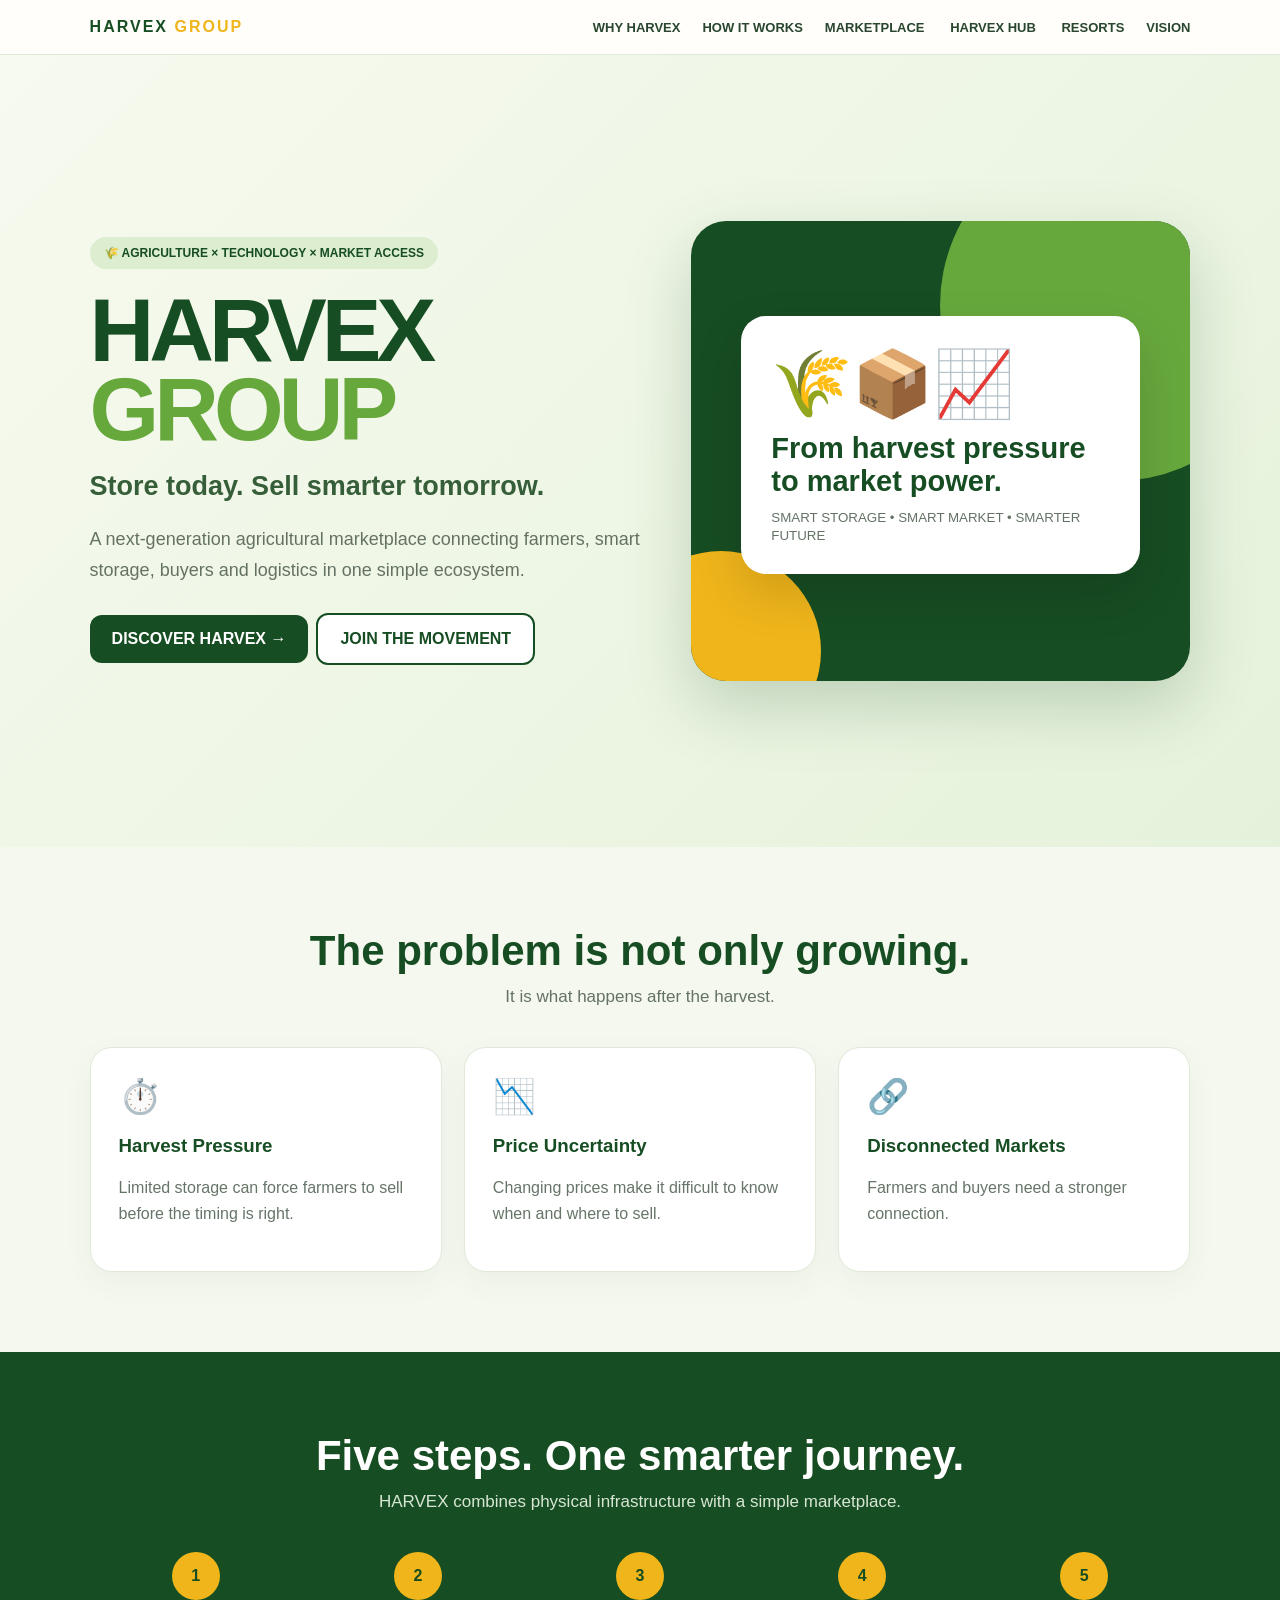
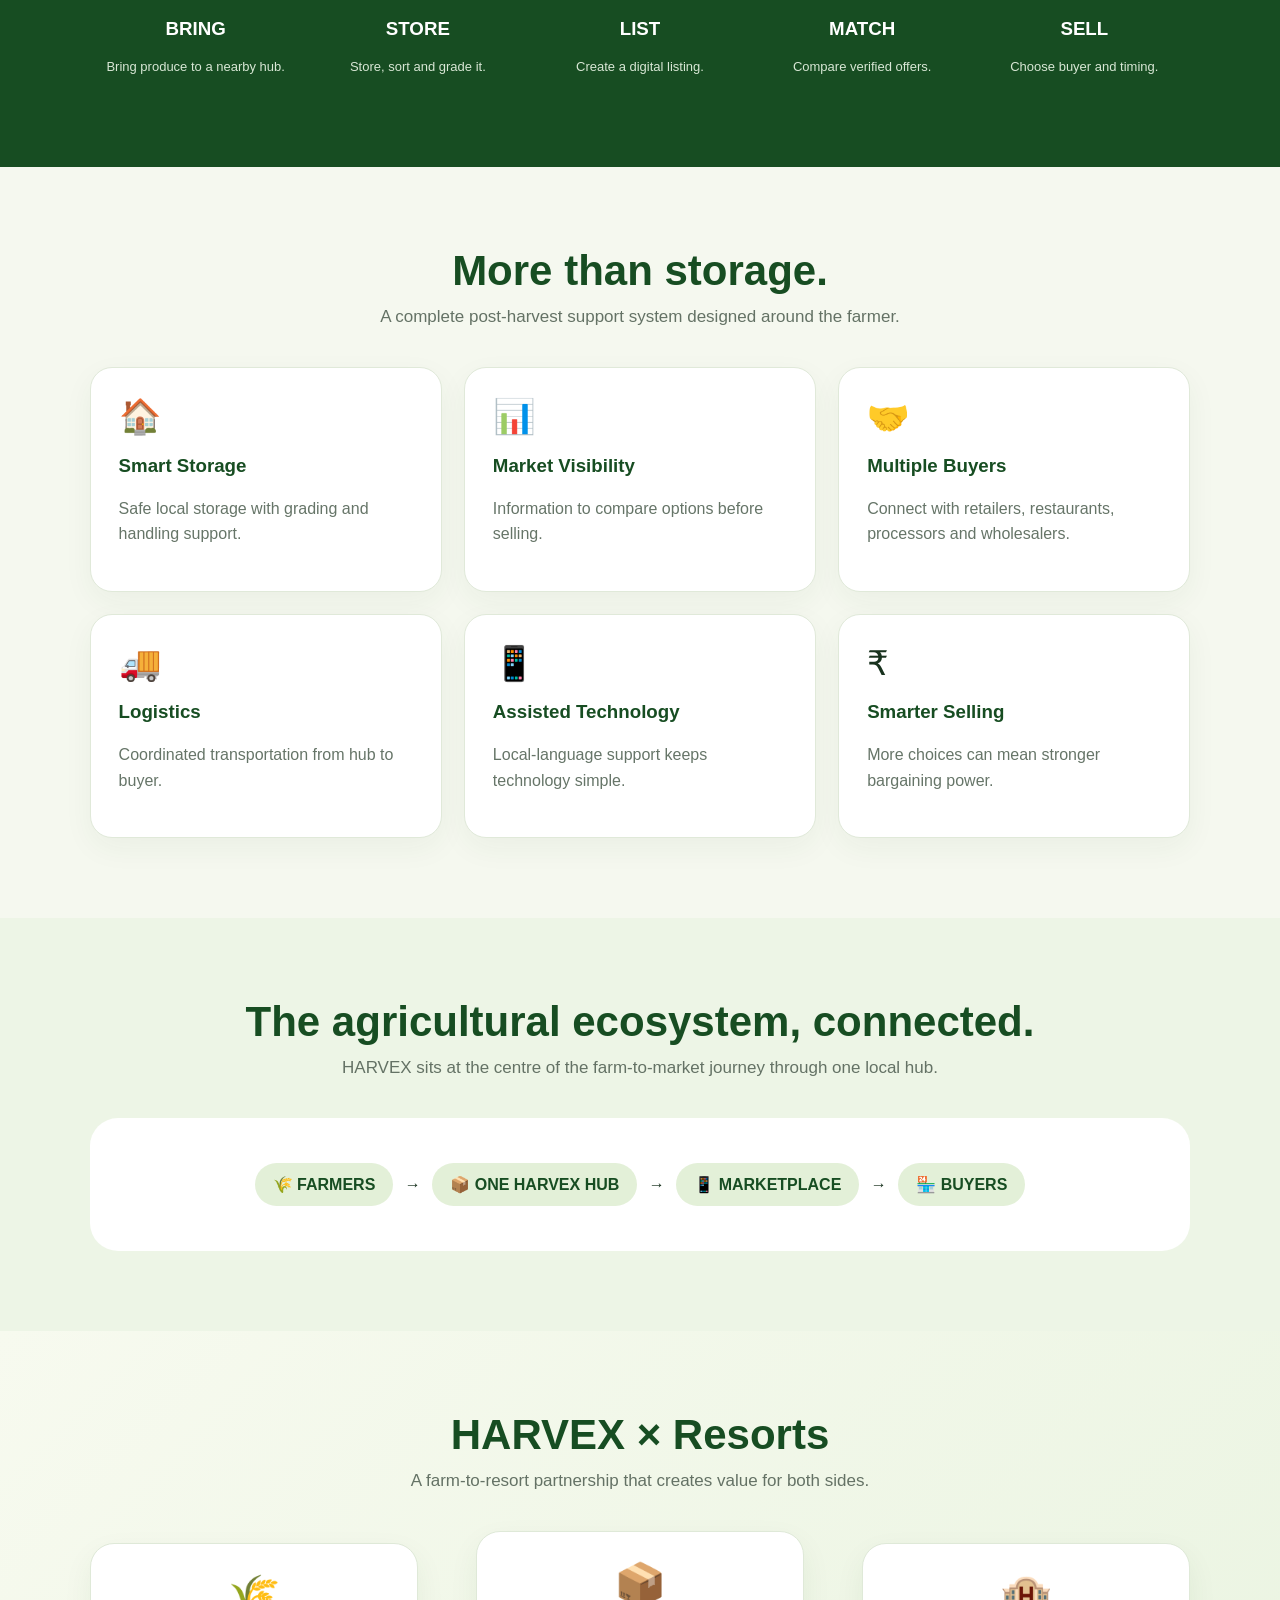
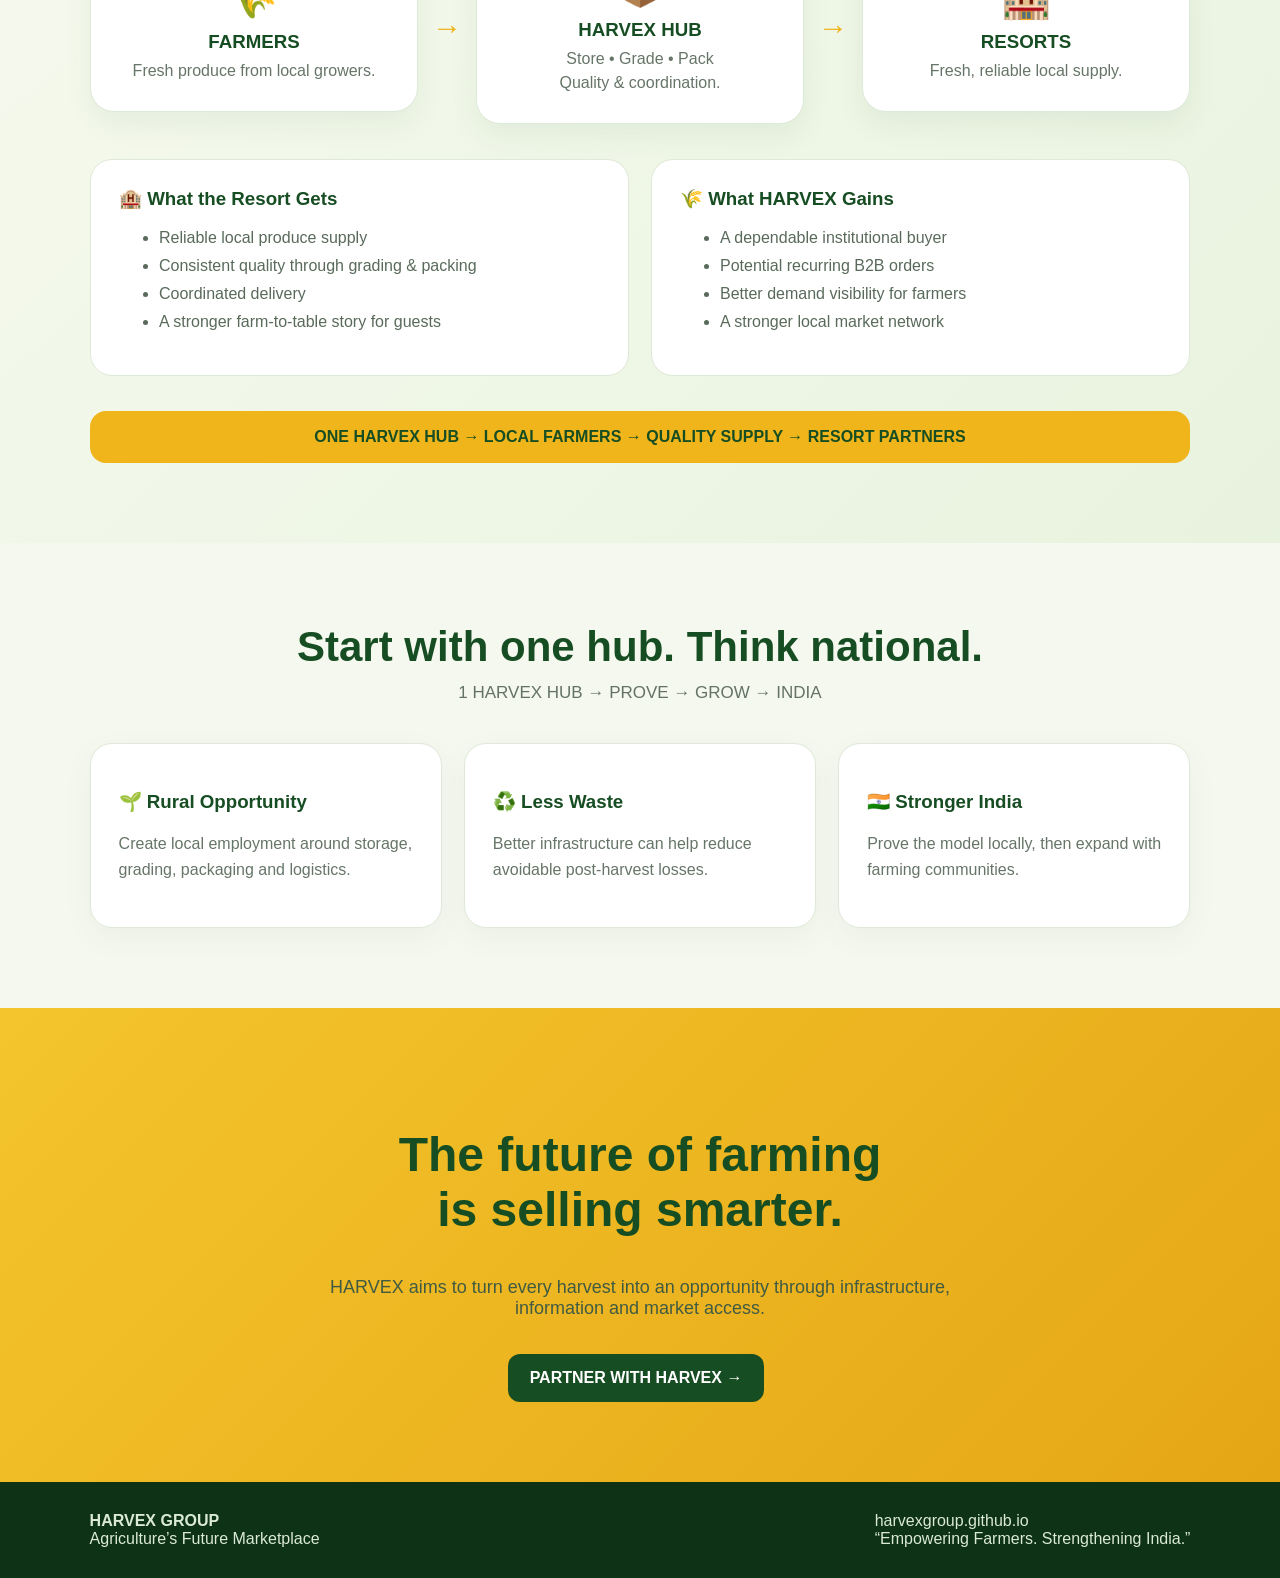
<file: index.html>
<!doctype html><html><head><meta charset="utf-8"><meta name="viewport" content="width=device-width,initial-scale=1"><title>HARVEX GROUP</title><style>
*{box-sizing:border-box}html{scroll-behavior:smooth}body{margin:0;font-family:Arial,sans-serif;color:#18321e;background:#f5f8ef}nav{position:sticky;top:0;z-index:9;padding:18px 7%;display:flex;justify-content:space-between;background:#fffefbec;border-bottom:1px solid #dfe9d8}.logo{font-weight:900;letter-spacing:2px;color:#174d22}.logo i{color:#efb51b;font-style:normal}nav a{margin-left:22px;text-decoration:none;color:#29462e;font-weight:bold;font-size:13px}.hero{min-height:88vh;padding:75px 7%;display:grid;grid-template-columns:1.05fr .95fr;gap:50px;align-items:center;background:linear-gradient(135deg,#f7faef,#e5f2db)}.tag{display:inline-block;padding:9px 14px;border-radius:30px;background:#dceecf;color:#174d22;font-weight:800;font-size:12px}h1{font-size:clamp(55px,7vw,95px);line-height:.88;letter-spacing:-5px;color:#174d22;margin:22px 0}h1 span{color:#67a83d}.hero h2{font-size:27px;color:#365e39}.hero p{font-size:18px;line-height:1.7;color:#647265;max-width:650px}.btn{display:inline-block;padding:15px 22px;border-radius:12px;text-decoration:none;font-weight:900;margin:10px 8px 0 0}.primary{background:#174d22;color:white}.outline{border:2px solid #174d22;color:#174d22;background:white}.visual{height:460px;border-radius:35px;background:#174d22;position:relative;overflow:hidden;box-shadow:0 25px 65px #174d2235}.visual:before{content:'';position:absolute;width:350px;height:350px;border-radius:50%;right:-100px;top:-90px;background:#67a83d}.visual:after{content:'';position:absolute;width:200px;height:200px;border-radius:50%;left:-70px;bottom:-70px;background:#efb51b}.card{position:absolute;z-index:2;left:50px;right:50px;top:95px;padding:30px;border-radius:25px;background:#fff;box-shadow:0 20px 50px #0002}.crop{font-size:65px}.card strong{display:block;font-size:29px;color:#174d22;margin:10px 0}.card small{color:#647265}section{padding:80px 7%}.title{text-align:center;font-size:42px;color:#174d22;margin:0 0 12px}.sub{text-align:center;color:#647265;max-width:720px;margin:0 auto 40px;font-size:17px}.grid{display:grid;grid-template-columns:repeat(3,1fr);gap:22px}.box{background:#fff;padding:28px;border-radius:22px;border:1px solid #e0e9d9;box-shadow:0 10px 30px #1e46230d}.icon{font-size:34px}.box h3{color:#174d22}.box p{color:#667568;line-height:1.6}.process{background:#174d22}.process .title{color:#fff}.process .sub{color:#d8e7d5}.steps{display:grid;grid-template-columns:repeat(5,1fr);gap:10px}.step{text-align:center;color:white}.num{width:48px;height:48px;border-radius:50%;display:grid;place-items:center;margin:auto;background:#efb51b;color:#174d22;font-weight:900}.step p{color:#d8e7d5;font-size:13px}.market{background:#edf5e6}.marketcard{background:#fff;padding:38px;border-radius:28px;text-align:center}.pill{display:inline-block;background:#e3f0d8;color:#174d22;padding:12px 18px;border-radius:30px;font-weight:900;margin:7px}.cta{text-align:center;background:linear-gradient(135deg,#f4c52d,#e5a615)}.cta h2{font-size:48px;color:#174d22}.cta p{max-width:700px;margin:auto auto 25px;font-size:18px;color:#405b42}footer{background:#0d3215;color:#dbe9d7;padding:30px 7%;display:flex;justify-content:space-between}@media(max-width:850px){nav a{display:none}.hero{grid-template-columns:1fr}.grid{grid-template-columns:1fr}.steps{grid-template-columns:1fr 1fr}.visual{height:370px}}
 
.resort{background:linear-gradient(135deg,#f7faef,#e8f3df)}
.resort-flow{display:grid;grid-template-columns:1fr auto 1fr auto 1fr;gap:14px;align-items:center;margin:35px auto;max-width:1100px}
.resort-node{background:#fff;padding:28px 22px;border-radius:24px;text-align:center;border:1px solid #dfe9d8;box-shadow:0 12px 30px #174d2210}
.resort-node .icon{font-size:42px}.resort-node h3{color:#174d22;margin:10px 0 6px}.resort-node p{color:#667568;line-height:1.5;margin:0}
.resort-arrow{font-size:30px;color:#efb51b;font-weight:900}
.resort-benefits{display:grid;grid-template-columns:1fr 1fr;gap:22px;max-width:1100px;margin:auto}
.resort-benefit{background:#fff;padding:28px;border-radius:22px;border:1px solid #dfe9d8}
.resort-benefit h3{color:#174d22;margin-top:0}.resort-benefit li{margin:10px 0;color:#596a5b}
.resort-strip{margin:35px auto 0;max-width:1100px;background:#efb51b;color:#174d22;padding:17px;border-radius:16px;text-align:center;font-weight:900}
@media(max-width:850px){.resort-flow{grid-template-columns:1fr}.resort-arrow{transform:rotate(90deg)}.resort-benefits{grid-template-columns:1fr}}
</style></head><body>
<nav><div class="logo">HARVEX <i>GROUP</i></div><div><a href="#why">WHY HARVEX</a><a href="#how">HOW IT WORKS</a><a href="#market">MARKETPLACE</a><a href="https://harvexgroup.github.io/app/" target="_blank" rel="noopener">
  HARVEX HUB
</a> <a href="#resorts">RESORTS</a><a href="#vision">VISION</a></div></nav>
<header class="hero"><div><span class="tag">🌾 AGRICULTURE × TECHNOLOGY × MARKET ACCESS</span><h1>HARVEX<br><span>GROUP</span></h1><h2>Store today. Sell smarter tomorrow.</h2><p>A next-generation agricultural marketplace connecting farmers, smart storage, buyers and logistics in one simple ecosystem.</p><a class="btn primary" href="#how">DISCOVER HARVEX →</a><a class="btn outline" href="#join">JOIN THE MOVEMENT</a></div><div class="visual"><div class="card"><div class="crop">🌾📦📈</div><strong>From harvest pressure<br>to market power.</strong><small>SMART STORAGE • SMART MARKET • SMARTER FUTURE</small></div></div></header>
<section id="why"><h2 class="title">The problem is not only growing.</h2><p class="sub">It is what happens after the harvest.</p><div class="grid"><div class="box"><div class="icon">⏱️</div><h3>Harvest Pressure</h3><p>Limited storage can force farmers to sell before the timing is right.</p></div><div class="box"><div class="icon">📉</div><h3>Price Uncertainty</h3><p>Changing prices make it difficult to know when and where to sell.</p></div><div class="box"><div class="icon">🔗</div><h3>Disconnected Markets</h3><p>Farmers and buyers need a stronger connection.</p></div></div></section>
<section class="process" id="how"><h2 class="title">Five steps. One smarter journey.</h2><p class="sub">HARVEX combines physical infrastructure with a simple marketplace.</p><div class="steps"><div class="step"><div class="num">1</div><h3>BRING</h3><p>Bring produce to a nearby hub.</p></div><div class="step"><div class="num">2</div><h3>STORE</h3><p>Store, sort and grade it.</p></div><div class="step"><div class="num">3</div><h3>LIST</h3><p>Create a digital listing.</p></div><div class="step"><div class="num">4</div><h3>MATCH</h3><p>Compare verified offers.</p></div><div class="step"><div class="num">5</div><h3>SELL</h3><p>Choose buyer and timing.</p></div></div></section>
<section><h2 class="title">More than storage.</h2><p class="sub">A complete post-harvest support system designed around the farmer.</p><div class="grid"><div class="box"><div class="icon">🏠</div><h3>Smart Storage</h3><p>Safe local storage with grading and handling support.</p></div><div class="box"><div class="icon">📊</div><h3>Market Visibility</h3><p>Information to compare options before selling.</p></div><div class="box"><div class="icon">🤝</div><h3>Multiple Buyers</h3><p>Connect with retailers, restaurants, processors and wholesalers.</p></div><div class="box"><div class="icon">🚚</div><h3>Logistics</h3><p>Coordinated transportation from hub to buyer.</p></div><div class="box"><div class="icon">📱</div><h3>Assisted Technology</h3><p>Local-language support keeps technology simple.</p></div><div class="box"><div class="icon">₹</div><h3>Smarter Selling</h3><p>More choices can mean stronger bargaining power.</p></div></div></section>
<section class="market" id="market"><h2 class="title">The agricultural ecosystem, connected.</h2><p class="sub">HARVEX sits at the centre of the farm-to-market journey through one local hub.</p><div class="marketcard"><span class="pill">🌾 FARMERS</span> → <span class="pill">📦 ONE HARVEX HUB</span> → <span class="pill">📱 MARKETPLACE</span> → <span class="pill">🏪 BUYERS</span></div></section>

<section class="resort" id="resorts">
<h2 class="title">HARVEX × Resorts</h2>
<p class="sub">A farm-to-resort partnership that creates value for both sides.</p>
<div class="resort-flow">
<div class="resort-node"><div class="icon">🌾</div><h3>FARMERS</h3><p>Fresh produce from local growers.</p></div>
<div class="resort-arrow">→</div>
<div class="resort-node"><div class="icon">📦</div><h3>HARVEX HUB</h3><p>Store • Grade • Pack<br>Quality & coordination.</p></div>
<div class="resort-arrow">→</div>
<div class="resort-node"><div class="icon">🏨</div><h3>RESORTS</h3><p>Fresh, reliable local supply.</p></div>
</div>
<div class="resort-benefits">
<div class="resort-benefit"><h3>🏨 What the Resort Gets</h3><ul>
<li>Reliable local produce supply</li><li>Consistent quality through grading & packing</li><li>Coordinated delivery</li><li>A stronger farm-to-table story for guests</li></ul></div>
<div class="resort-benefit"><h3>🌾 What HARVEX Gains</h3><ul>
<li>A dependable institutional buyer</li><li>Potential recurring B2B orders</li><li>Better demand visibility for farmers</li><li>A stronger local market network</li></ul></div>
</div>
<div class="resort-strip">ONE HARVEX HUB → LOCAL FARMERS → QUALITY SUPPLY → RESORT PARTNERS</div>
</section>
<section id="vision"><h2 class="title">Start with one hub. Think national.</h2><p class="sub">1 HARVEX HUB → PROVE → GROW → INDIA</p><div class="grid"><div class="box"><h3>🌱 Rural Opportunity</h3><p>Create local employment around storage, grading, packaging and logistics.</p></div><div class="box"><h3>♻️ Less Waste</h3><p>Better infrastructure can help reduce avoidable post-harvest losses.</p></div><div class="box"><h3>🇮🇳 Stronger India</h3><p>Prove the model locally, then expand with farming communities.</p></div></div></section>
<section class="cta" id="join"><h2>The future of farming<br>is selling smarter.</h2><p>HARVEX aims to turn every harvest into an opportunity through infrastructure, information and market access.</p><a class="btn primary" href="mailto:hello@harvexgroup.in">PARTNER WITH HARVEX →</a></section>
<footer><div><b>HARVEX GROUP</b><br>Agriculture’s Future Marketplace</div><div>harvexgroup.github.io<br>“Empowering Farmers. Strengthening India.”</div></footer></body></html>
</file>
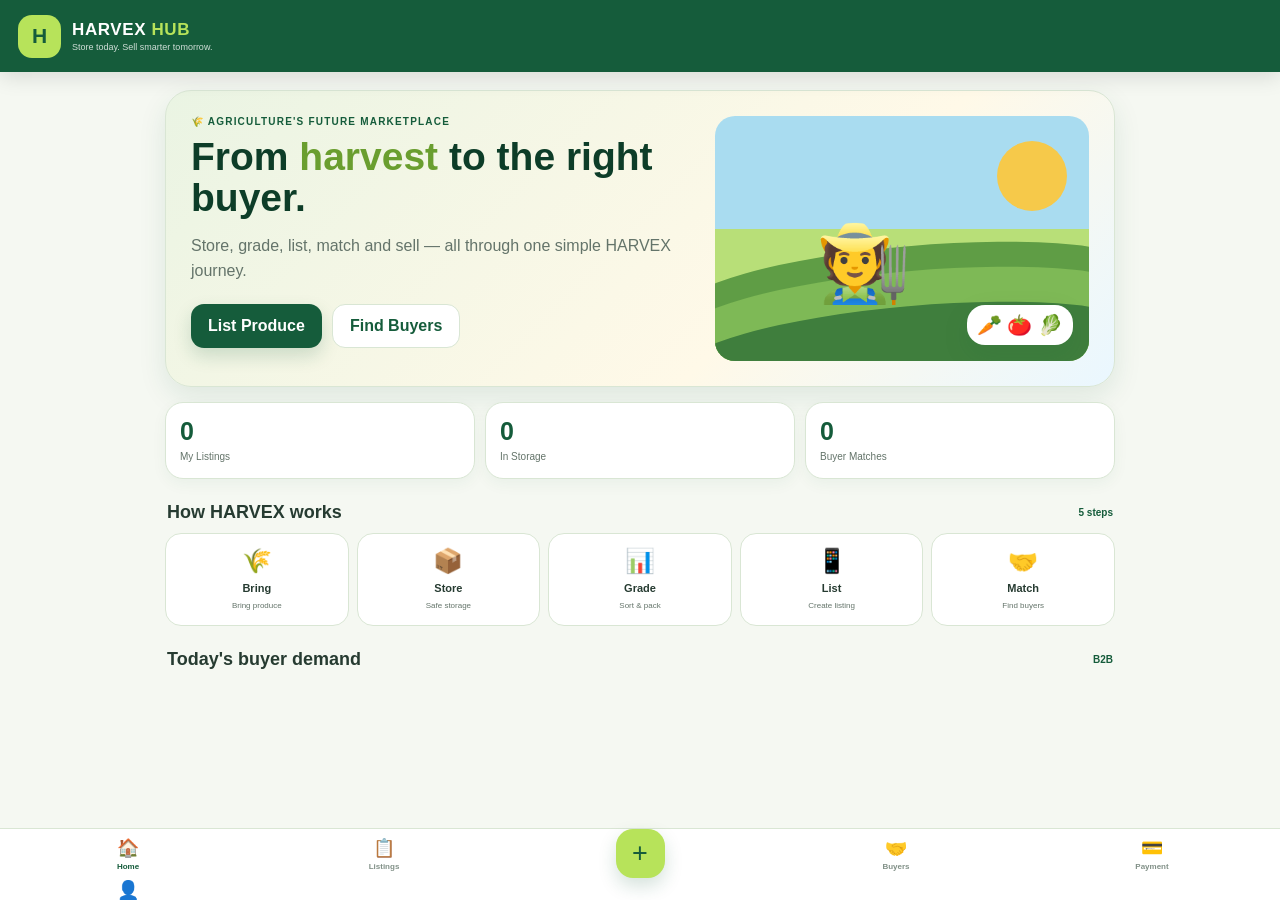
<file: app/index.html>
<!DOCTYPE html>
<html lang="en">
<head>
  <meta charset="UTF-8">
  <meta name="viewport" content="width=device-width, initial-scale=1.0">

  <title>HARVEX HUB</title>

  <meta name="theme-color" content="#155c3b">
  <meta name="description" content="HARVEX HUB — Agriculture's Future Marketplace">

  <link rel="manifest" href="manifest.json">
  <link rel="stylesheet" href="styles.css">
</head>

<body>

<header class="topbar">

  <div class="brand">

    <div class="brandmark">H</div>

    <div>
      <div class="brandname">
        HARVEX <span>HUB</span>
      </div>

      <div class="tagline">
        Store today. Sell smarter tomorrow.
      </div>
    </div>

  </div>

  <button id="installBtn" class="install-btn hidden">
    Install
  </button>

</header>


<main>


<!-- ================= HOME ================= -->

<section id="home" class="screen active">

  <div class="hero">

    <div>

      <div class="eyebrow">
        🌾 AGRICULTURE'S FUTURE MARKETPLACE
      </div>

      <h1>
        From <span>harvest</span> to the right buyer.
      </h1>

      <p>
        Store, grade, list, match and sell —
        all through one simple HARVEX journey.
      </p>

      <div class="hero-actions">

        <button
          class="primary"
          data-go="add"
        >
          List Produce
        </button>

        <button
          class="secondary"
          data-go="buyers"
        >
          Find Buyers
        </button>

      </div>

    </div>


    <div class="hero-art">

      <div class="sun"></div>

      <div class="field f1"></div>
      <div class="field f2"></div>
      <div class="field f3"></div>

      <div class="farmer-emoji">
        🧑‍🌾
      </div>

      <div class="produce">
        🥕 🍅 🥬
      </div>

    </div>

  </div>


  <div class="stats">

    <div>
      <b id="statListings">0</b>
      <span>My Listings</span>
    </div>

    <div>
      <b id="statStored">0</b>
      <span>In Storage</span>
    </div>

    <div>
      <b id="statMatches">0</b>
      <span>Buyer Matches</span>
    </div>

  </div>


  <div class="section-title">

    <h2>How HARVEX works</h2>

    <span>5 steps</span>

  </div>


  <div class="steps">

    <div class="step">
      <i>🌾</i>
      <b>Bring</b>
      <small>Bring produce</small>
    </div>

    <div class="step">
      <i>📦</i>
      <b>Store</b>
      <small>Safe storage</small>
    </div>

    <div class="step">
      <i>📊</i>
      <b>Grade</b>
      <small>Sort & pack</small>
    </div>

    <div class="step">
      <i>📱</i>
      <b>List</b>
      <small>Create listing</small>
    </div>

    <div class="step">
      <i>🤝</i>
      <b>Match</b>
      <small>Find buyers</small>
    </div>

  </div>


  <div class="section-title">

    <h2>Today's buyer demand</h2>

    <span>B2B</span>

  </div>


  <div
    id="demandPreview"
    class="demand-grid"
  ></div>

</section>



<!-- ================= ADD PRODUCE ================= -->

<section id="add" class="screen">

  <div class="page-head">

    <div>

      <div class="eyebrow">
        HARVEX MARKETPLACE
      </div>

      <h1>List your produce</h1>

    </div>

  </div>


  <div class="form-card">

    <form id="produceForm">

      <label>
        PRODUCE

        <input
          id="produce"
          type="text"
          placeholder="e.g. Tomatoes"
          required
        >

      </label>


      <div class="two">

        <label>
          QUANTITY (KG)

          <input
            id="qty"
            type="number"
            min="1"
            placeholder="100"
            required
          >

        </label>


        <label>
          EXPECTED PRICE (₹/KG)

          <input
            id="price"
            type="number"
            min="1"
            placeholder="30"
            required
          >

        </label>

      </div>


      <div class="two">

        <label>
          QUALITY

          <select id="quality">

            <option>Grade A</option>
            <option>Grade B</option>
            <option>Grade C</option>

          </select>

        </label>


        <label>
          AVAILABLE FROM

          <input
            id="date"
            type="date"
            required
          >

        </label>

      </div>


      <label>

        STORAGE REQUIREMENT

        <select id="storage">

          <option>Standard Storage</option>
          <option>Cold Storage</option>
          <option>Dry Storage</option>
          <option>Short-Term Storage</option>

        </select>

      </label>


      <label>

        NOTES

        <textarea
          id="notes"
          rows="4"
          placeholder="Additional information about your produce..."
        ></textarea>

      </label>


      <button
        type="submit"
        class="primary full"
      >
        🌾 Publish Produce Listing
      </button>

    </form>

  </div>

</section>



<!-- ================= LISTINGS ================= -->

<section id="listings" class="screen">

  <div class="page-head">

    <div>

      <div class="eyebrow">
        YOUR MARKETPLACE
      </div>

      <h1>My Listings</h1>

    </div>

    <button
      class="primary small-btn"
      data-go="add"
    >
      + Add
    </button>

  </div>


  <div id="listingList"></div>

</section>



<!-- ================= BUYERS ================= -->

<section id="buyers" class="screen">

  <div class="page-head">

    <div>

      <div class="eyebrow">
        VERIFIED BUYERS
      </div>

      <h1>Find Buyers</h1>

    </div>

  </div>


  <div class="filter-row">

    <button
      class="filter active"
      data-filter="All"
    >
      All
    </button>

    <button
      class="filter"
      data-filter="Resort"
    >
      🏨 Resorts
    </button>

    <button
      class="filter"
      data-filter="Restaurant"
    >
      🍽️ Restaurants
    </button>

    <button
      class="filter"
      data-filter="Retailer"
    >
      🛒 Retailers
    </button>

  </div>


  <div id="buyerList"></div>


  <div class="info-note">

    <b>💡 HARVEX B2B NETWORK</b>

    <br><br>

    We connect farmers with potential recurring
    buyers such as resorts, restaurants, retailers
    and other agricultural businesses.

  </div>

</section>



<!-- ================= STORAGE ================= -->

<section id="storage" class="screen">

  <div class="page-head">

    <div>

      <div class="eyebrow">
        HARVEX HUB
      </div>

      <h1>Smart Storage</h1>

    </div>

  </div>


  <div class="storage-card">

    <div class="storage-visual">
      📦
    </div>

    <div>

      <h2>Store today. Sell smarter.</h2>

      <p>
        Request suitable storage while HARVEX
        works to connect your produce with
        potential buyers.
      </p>

    </div>

  </div>


  <div class="form-card">

    <form id="storageForm">

      <label>

        PRODUCE

        <input
          id="sProduce"
          type="text"
          placeholder="e.g. Tomatoes"
          required
        >

      </label>


      <div class="two">

        <label>

          QUANTITY (KG)

          <input
            id="sQty"
            type="number"
            min="1"
            placeholder="100"
            required
          >

        </label>


        <label>

          STORAGE PERIOD (DAYS)

          <input
            id="sDays"
            type="number"
            min="1"
            placeholder="7"
            required
          >

        </label>

      </div>


      <button
        type="submit"
        class="primary full"
      >
        📦 Request HARVEX Hub Storage
      </button>

    </form>

  </div>


  <div id="storageHistory"></div>

</section>



<!-- ================= PROFILE ================= -->

<section id="profile" class="screen">

  <div class="profile-hero">

    <div class="avatar">
      🧑‍🌾
    </div>

    <div>

      <div class="eyebrow">
        HARVEX MEMBER
      </div>

      <h1 id="profileName">
        Farmer Account
      </h1>

      <p id="profileRole">
        Farmer • HARVEX Hub
      </p>

    </div>

  </div>


  <div class="menu-card">

    <button id="editProfile">

      👤 Edit Profile

      <span>›</span>

    </button>


    <button id="languageBtn">

      🌐 Local Language Support

      <span>›</span>

    </button>


    <button data-go="storage">

      📦 My Storage

      <span>›</span>

    </button>


    <button data-go="listings">

      📋 My Listings

      <span>›</span>

    </button>


    <button id="clearData">

      🔄 Reset Demo Data

      <span>›</span>

    </button>

  </div>


  <div class="info-note">

    <b>HARVEX's approach:</b>

    <br><br>

    Trust first. Technology second.

    <br><br>

    Farmers can receive assisted,
    local-language support so that
    technology does not become a barrier.

  </div>

</section>


</main>



<!-- ================= BOTTOM NAVIGATION ================= -->

<nav class="bottom-nav">

  <button
    class="nav active"
    data-go="home"
  >
    🏠
    <span>Home</span>
  </button>


  <button
    class="nav"
    data-go="listings"
  >
    📋
    <span>Listings</span>
  </button>


  <button
    class="add-nav"
    data-go="add"
  >
    +
  </button>


  <button
    class="nav"
    data-go="buyers"
  >
    🤝
    <span>Buyers</span>
  </button>
  <button
  class="nav"
  data-go="payment"
>
  💳
  <span>Payment</span>
</button>


  <button
    class="nav"
    data-go="profile"
  >
    👤
    <span>Profile</span>
  </button>

</nav>



<div
  id="toast"
  class="toast"
></div>

<!-- PAYMENT / SALE SCREEN -->

<section id="payment" class="screen">

  <div class="page-head">
    <div>
      <div class="eyebrow">HARVEX TRANSACTION</div>
      <h1>Confirm Sale</h1>
    </div>
  </div>

  <div class="form-card" id="saleForm">

    <h2>🧾 Order Summary</h2>

    <div class="order-row">
      <span>Buyer</span>
      <b>HARVEX Resort Partner</b>
    </div>

    <div class="order-row">
      <span>Produce</span>
      <b>Tomatoes</b>
    </div>

    <div class="order-row">
      <span>Quantity</span>
      <b>100 kg</b>
    </div>

    <div class="order-row">
      <span>Price</span>
      <b>₹30/kg</b>
    </div>

    <div class="sale-total">
      Total: ₹3,000
    </div>

    <h3>Choose Payment Method</h3>

    <label class="payment-choice">
      <input type="radio" name="harvexPay" checked>
      💳 UPI
    </label>

    <label class="payment-choice">
      <input type="radio" name="harvexPay">
      🏦 Bank Transfer
    </label>

    <label class="payment-choice">
      <input type="radio" name="harvexPay">
      🔐 Secure Escrow
    </label>

    <button
      id="harvexPayButton"
      class="primary full"
      type="button"
    >
      💳 Pay ₹3,000
    </button>

    <p class="demo-payment-note">
      Demo payment for prototype presentation.
      No real money is transferred.
    </p>

  </div>


  <div
    class="form-card"
    id="saleSuccess"
    style="display:none;text-align:center;"
  >

    <div style="font-size:60px;">✅</div>

    <h2>Sale Confirmed!</h2>

    <p>
      Payment has been successfully recorded
      in this HARVEX prototype.
    </p>

    <div class="sale-total">
      ₹3,000
    </div>

    <p>
      🌾 Tomatoes — 100 kg<br>
      🏨 HARVEX Resort Partner
    </p>

    <button
      class="primary full"
      type="button"
      onclick="document.querySelector('[data-go=home]').click()"
    >
      Back to Home
    </button>

  </div>

</section>


<script>

document.getElementById("harvexPayButton").onclick = function(){

  document.getElementById("saleForm").style.display = "none";

  document.getElementById("saleSuccess").style.display = "block";

};

</script>
  <script src="app.js"></script>

</body>
</html>
</file>
<file: app/styles.css>
:root {
  --green: #155c3b;
  --deep: #0d3d28;
  --lime: #b7e35a;
  --sage: #eaf4e3;
  --cream: #fff9e8;
  --ink: #263b31;
  --muted: #64746a;
  --line: #d9e6d4;
  --white: #ffffff;
  --orange: #f28c28;
  --blue: #3db7e8;
  --purple: #8c6ce8;
  --shadow: 0 10px 28px rgba(21,92,59,.10);
}

* {
  box-sizing: border-box;
}

html {
  scroll-behavior: smooth;
}

body {
  margin: 0;
  background: #f5f8f2;
  color: var(--ink);
  font-family: Arial, sans-serif;
  padding-bottom: 82px;
}

button,
input,
select,
textarea {
  font: inherit;
}

button {
  cursor: pointer;
  border: 0;
}

.topbar {
  height: 72px;
  background: var(--green);
  color: white;
  display: flex;
  align-items: center;
  justify-content: space-between;
  padding: 0 18px;
  position: sticky;
  top: 0;
  z-index: 20;
  box-shadow: 0 5px 20px rgba(0,0,0,.12);
}

.brand {
  display: flex;
  align-items: center;
  gap: 11px;
}

.brandmark {
  width: 43px;
  height: 43px;
  border-radius: 14px;
  background: var(--lime);
  color: var(--green);
  display: grid;
  place-items: center;
  font-weight: 900;
  font-size: 21px;
}

.brandname {
  font-weight: 900;
  letter-spacing: .6px;
  font-size: 17px;
}

.brandname span {
  color: var(--lime);
}

.tagline {
  font-size: 9px;
  opacity: .8;
  margin-top: 2px;
}

.install-btn {
  background: var(--lime);
  color: var(--green);
  font-weight: 800;
  border-radius: 12px;
  padding: 10px 13px;
}

.hidden {
  display: none !important;
}

main {
  max-width: 980px;
  margin: auto;
  padding: 18px 15px;
}

.screen {
  display: none;
}

.screen.active {
  display: block;
}

.hero {
  background: linear-gradient(
    135deg,
    #eaf4e3 0%,
    #fff9e8 65%,
    #eaf7ff 100%
  );
  border: 1px solid var(--line);
  border-radius: 26px;
  padding: 25px;
  display: grid;
  grid-template-columns: 1.15fr .85fr;
  gap: 18px;
  overflow: hidden;
  box-shadow: var(--shadow);
}

.eyebrow {
  font-size: 10px;
  letter-spacing: 1.2px;
  color: var(--green);
  font-weight: 900;
}

.hero h1 {
  font-size: 39px;
  line-height: 1.04;
  margin: 10px 0;
  color: var(--deep);
}

.hero h1 span {
  color: #6a9e2f;
}

.hero p {
  color: var(--muted);
  max-width: 520px;
  line-height: 1.55;
}

.hero-actions {
  display: flex;
  gap: 10px;
  margin-top: 20px;
}

.primary,
.secondary {
  padding: 12px 17px;
  border-radius: 13px;
  font-weight: 800;
}

.primary {
  background: var(--green);
  color: white;
  box-shadow: 0 8px 18px rgba(21,92,59,.18);
}

.secondary {
  background: white;
  color: var(--green);
  border: 1px solid var(--line);
}

.small-btn {
  padding: 9px 13px;
}

.full {
  width: 100%;
}

.hero-art {
  min-height: 245px;
  position: relative;
  border-radius: 20px;
  background: linear-gradient(#a9dcf0 0 46%, #b8df78 46%);
  overflow: hidden;
}

.sun {
  position: absolute;
  width: 70px;
  height: 70px;
  border-radius: 50%;
  background: #f6c94a;
  right: 22px;
  top: 25px;
}

.field {
  position: absolute;
  left: -10%;
  width: 125%;
  height: 90px;
  border-radius: 50% 50% 0 0;
  transform: rotate(-5deg);
}

.f1 {
  bottom: 25px;
  background: #5f9d45;
}

.f2 {
  bottom: 0;
  background: #7eb956;
}

.f3 {
  bottom: -35px;
  background: #3f7e3d;
}

.farmer-emoji {
  position: absolute;
  font-size: 76px;
  left: 27%;
  bottom: 53px;
}

.produce {
  position: absolute;
  bottom: 16px;
  right: 16px;
  background: white;
  border-radius: 18px;
  padding: 8px 10px;
  font-size: 20px;
  box-shadow: var(--shadow);
}

.stats {
  display: grid;
  grid-template-columns: repeat(3,1fr);
  gap: 10px;
  margin: 15px 0;
}

.stats > div {
  background: white;
  border: 1px solid var(--line);
  border-radius: 18px;
  padding: 14px;
  box-shadow: 0 5px 15px rgba(21,92,59,.05);
}

.stats b {
  display: block;
  font-size: 25px;
  color: var(--green);
}

.stats span {
  font-size: 10px;
  color: var(--muted);
}

.section-title {
  display: flex;
  justify-content: space-between;
  align-items: center;
  margin: 23px 2px 10px;
}

.section-title h2 {
  font-size: 18px;
  margin: 0;
}

.section-title span {
  font-size: 10px;
  color: var(--green);
  font-weight: 800;
}

.steps {
  display: grid;
  grid-template-columns: repeat(5,1fr);
  gap: 8px;
}

.step {
  background: white;
  border: 1px solid var(--line);
  border-radius: 16px;
  padding: 13px 8px;
  text-align: center;
}

.step i {
  display: block;
  font-style: normal;
  font-size: 24px;
  margin-bottom: 7px;
}

.step b {
  display: block;
  font-size: 11px;
}

.step small {
  color: var(--muted);
  font-size: 8px;
}

.demand-grid {
  display: grid;
  grid-template-columns: repeat(3,1fr);
  gap: 10px;
}

.demand {
  background: white;
  border: 1px solid var(--line);
  border-radius: 17px;
  padding: 14px;
}

.demand .badge {
  font-size: 8px;
  background: var(--sage);
  color: var(--green);
  padding: 5px 7px;
  border-radius: 99px;
  font-weight: 800;
}

.demand h3 {
  margin: 10px 0 3px;
  font-size: 14px;
}

.demand p {
  margin: 0;
  color: var(--muted);
  font-size: 9px;
}

.demand .qty {
  margin-top: 10px;
  font-weight: 900;
  color: var(--green);
  font-size: 11px;
}

.page-head {
  display: flex;
  align-items: end;
  justify-content: space-between;
  margin: 8px 2px 18px;
}

.page-head h1 {
  margin: 4px 0 0;
  font-size: 30px;
}

.form-card {
  background: white;
  border: 1px solid var(--line);
  border-radius: 22px;
  padding: 18px;
  box-shadow: var(--shadow);
  max-width: 720px;
}

.form-card label {
  display: block;
  font-size: 10px;
  font-weight: 900;
  color: var(--green);
  margin-bottom: 13px;
}

.form-card input,
.form-card select,
.form-card textarea {
  width: 100%;
  margin-top: 6px;
  padding: 12px;
  border: 1px solid #d5e0d2;
  border-radius: 12px;
  background: #fbfdf9;
  outline: none;
  color: var(--ink);
}

.form-card input:focus,
.form-card select:focus,
.form-card textarea:focus {
  border-color: var(--green);
}

.two {
  display: grid;
  grid-template-columns: 1fr 1fr;
  gap: 10px;
}

.list-card {
  background: white;
  border: 1px solid var(--line);
  border-radius: 18px;
  padding: 15px;
  margin-bottom: 10px;
  display: flex;
  justify-content: space-between;
  gap: 15px;
  align-items: center;
}

.list-card h3 {
  margin: 0 0 5px;
  font-size: 15px;
}

.list-card p {
  margin: 0;
  font-size: 9px;
  color: var(--muted);
  line-height: 1.5;
}

.price {
  font-weight: 900;
  color: var(--green);
  font-size: 17px;
  text-align: right;
}

.status {
  font-size: 8px;
  font-weight: 900;
  padding: 5px 7px;
  border-radius: 99px;
  background: var(--sage);
  color: var(--green);
  display: inline-block;
  margin-top: 6px;
}

.filter-row {
  display: flex;
  gap: 7px;
  overflow: auto;
  margin-bottom: 14px;
}

.filter {
  white-space: nowrap;
  padding: 8px 12px;
  border-radius: 99px;
  background: white;
  border: 1px solid var(--line);
  font-size: 9px;
  font-weight: 800;
  color: var(--muted);
}

.filter.active {
  background: var(--green);
  color: white;
}

.storage-card {
  background: linear-gradient(135deg,var(--green),#2d8057);
  color: white;
  border-radius: 22px;
  padding: 20px;
  display: flex;
  gap: 15px;
  align-items: center;
  margin-bottom: 14px;
}

.storage-visual {
  font-size: 45px;
  background: rgba(255,255,255,.12);
  width: 70px;
  height: 70px;
  border-radius: 20px;
  display: grid;
  place-items: center;
}

.storage-card p {
  font-size: 10px;
  line-height: 1.5;
  opacity: .85;
}

.history-title {
  font-weight: 900;
  margin: 15px 0 10px;
}

.history-item {
  background: white;
  border: 1px solid var(--line);
  border-radius: 15px;
  padding: 12px;
  margin-bottom: 8px;
  font-size: 10px;
}

.profile-hero {
  background: linear-gradient(135deg,var(--green),#2f805a);
  color: white;
  border-radius: 23px;
  padding: 22px;
  display: flex;
  align-items: center;
  gap: 15px;
}

.avatar {
  width: 60px;
  height: 60px;
  border-radius: 19px;
  background: var(--lime);
  display: grid;
  place-items: center;
  font-size: 30px;
}

.profile-hero .eyebrow {
  color: var(--lime);
}

.profile-hero h1 {
  margin: 4px 0;
  font-size: 23px;
}

.profile-hero p {
  margin: 0;
  font-size: 10px;
  opacity: .8;
}

.menu-card {
  background: white;
  border: 1px solid var(--line);
  border-radius: 20px;
  margin-top: 14px;
  overflow: hidden;
}

.menu-card button {
  width: 100%;
  padding: 16px;
  border-bottom: 1px solid #edf2ea;
  background: white;
  text-align: left;
  color: var(--ink);
  font-weight: 800;
  display: flex;
  justify-content: space-between;
}

.menu-card button:last-child {
  border-bottom: 0;
}

.menu-card span {
  color: var(--muted);
  font-size: 9px;
}

.info-note {
  background: var(--cream);
  border: 1px solid #ead38a;
  border-radius: 17px;
  padding: 14px;
  margin-top: 14px;
  font-size: 9px;
  line-height: 1.5;
  color: #6e5b28;
}

.bottom-nav {
  position: fixed;
  bottom: 0;
  left: 0;
  right: 0;
  height: 72px;
  background: rgba(255,255,255,.97);
  border-top: 1px solid var(--line);
  display: grid;
  grid-template-columns: repeat(5,1fr);
  z-index: 30;
  padding-bottom: env(safe-area-inset-bottom);
}

.nav {
  background: transparent;
  color: #819087;
  font-size: 18px;
  font-weight: 800;
  display: flex;
  flex-direction: column;
  align-items: center;
  justify-content: center;
  gap: 3px;
}

.nav span {
  font-size: 8px;
}

.nav.active {
  color: var(--green);
}

.add-nav {
  width: 49px;
  height: 49px;
  border-radius: 17px;
  background: var(--lime);
  color: var(--green);
  font-size: 27px;
  align-self: center;
  justify-self: center;
  box-shadow: 0 8px 18px rgba(21,92,59,.18);
}

.toast {
  position: fixed;
  left: 50%;
  top: 82px;
  transform: translateX(-50%) translateY(-20px);
  background: var(--deep);
  color: white;
  padding: 11px 15px;
  border-radius: 13px;
  font-size: 10px;
  font-weight: 800;
  opacity: 0;
  pointer-events: none;
  transition: .25s;
  z-index: 50;
}

.toast.show {
  opacity: 1;
  transform: translateX(-50%) translateY(0);
}

@media(max-width:700px) {

  .hero {
    grid-template-columns: 1fr;
    padding: 19px;
  }

  .hero h1 {
    font-size: 32px;
  }

  .hero-art {
    min-height: 190px;
  }

  .steps {
    grid-template-columns: repeat(5,1fr);
    overflow: auto;
  }

  .step {
    min-width: 72px;
  }

  .demand-grid {
    grid-template-columns: 1fr;
  }

  .two {
    grid-template-columns: 1fr;
  }

  .page-head h1 {
    font-size: 26px;
  }
}
</file>
